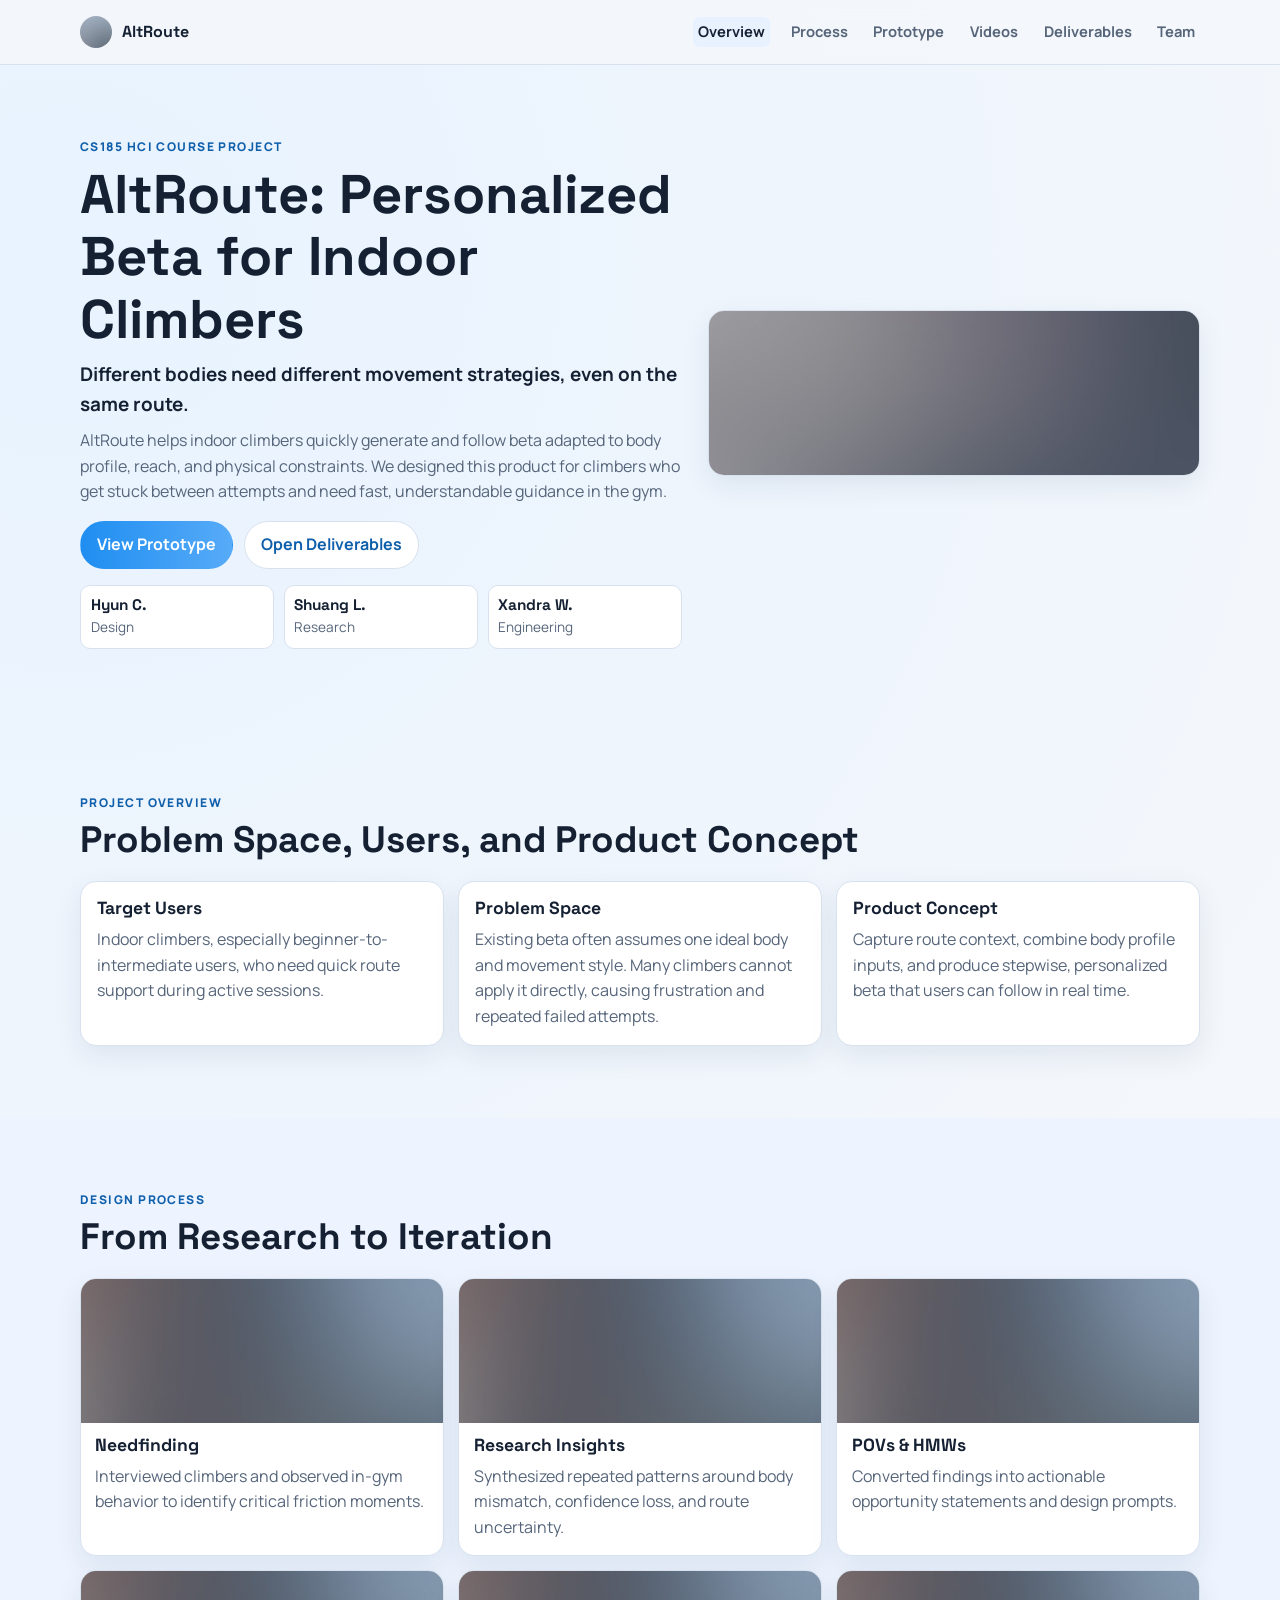
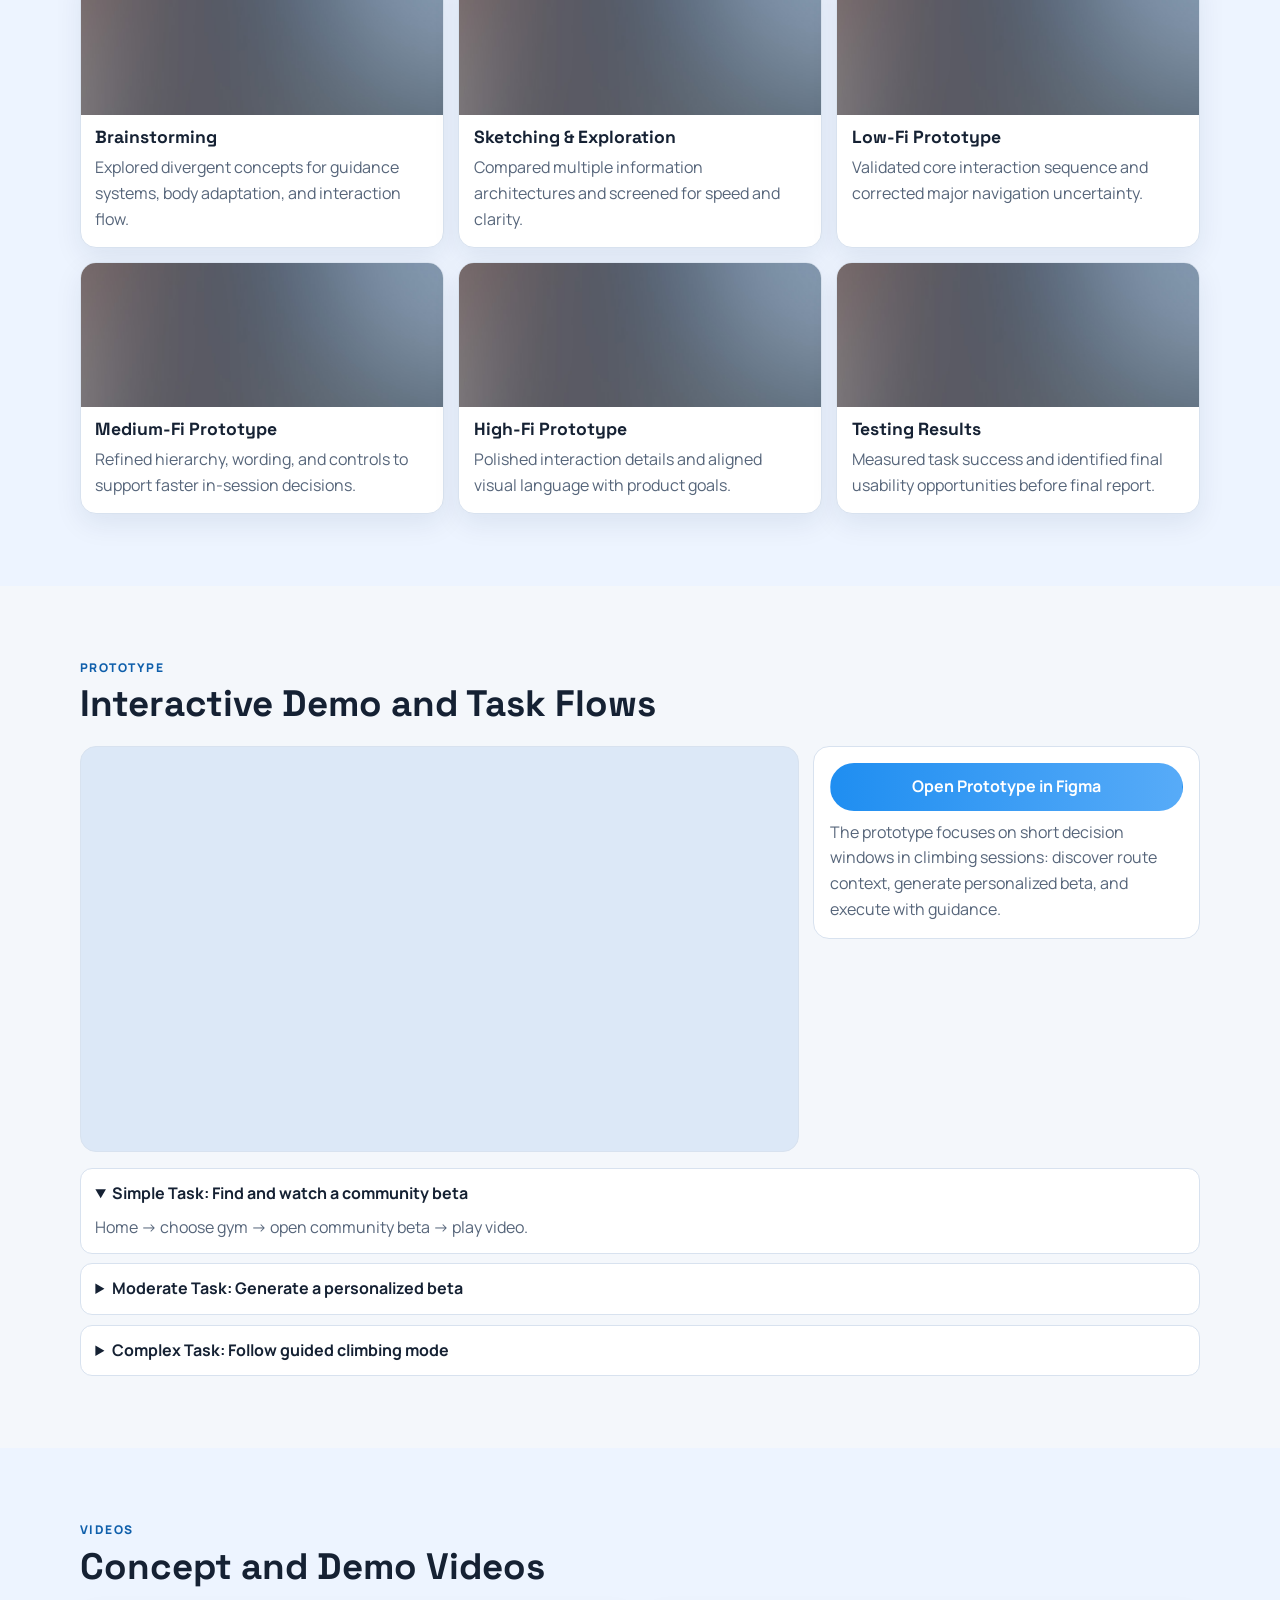
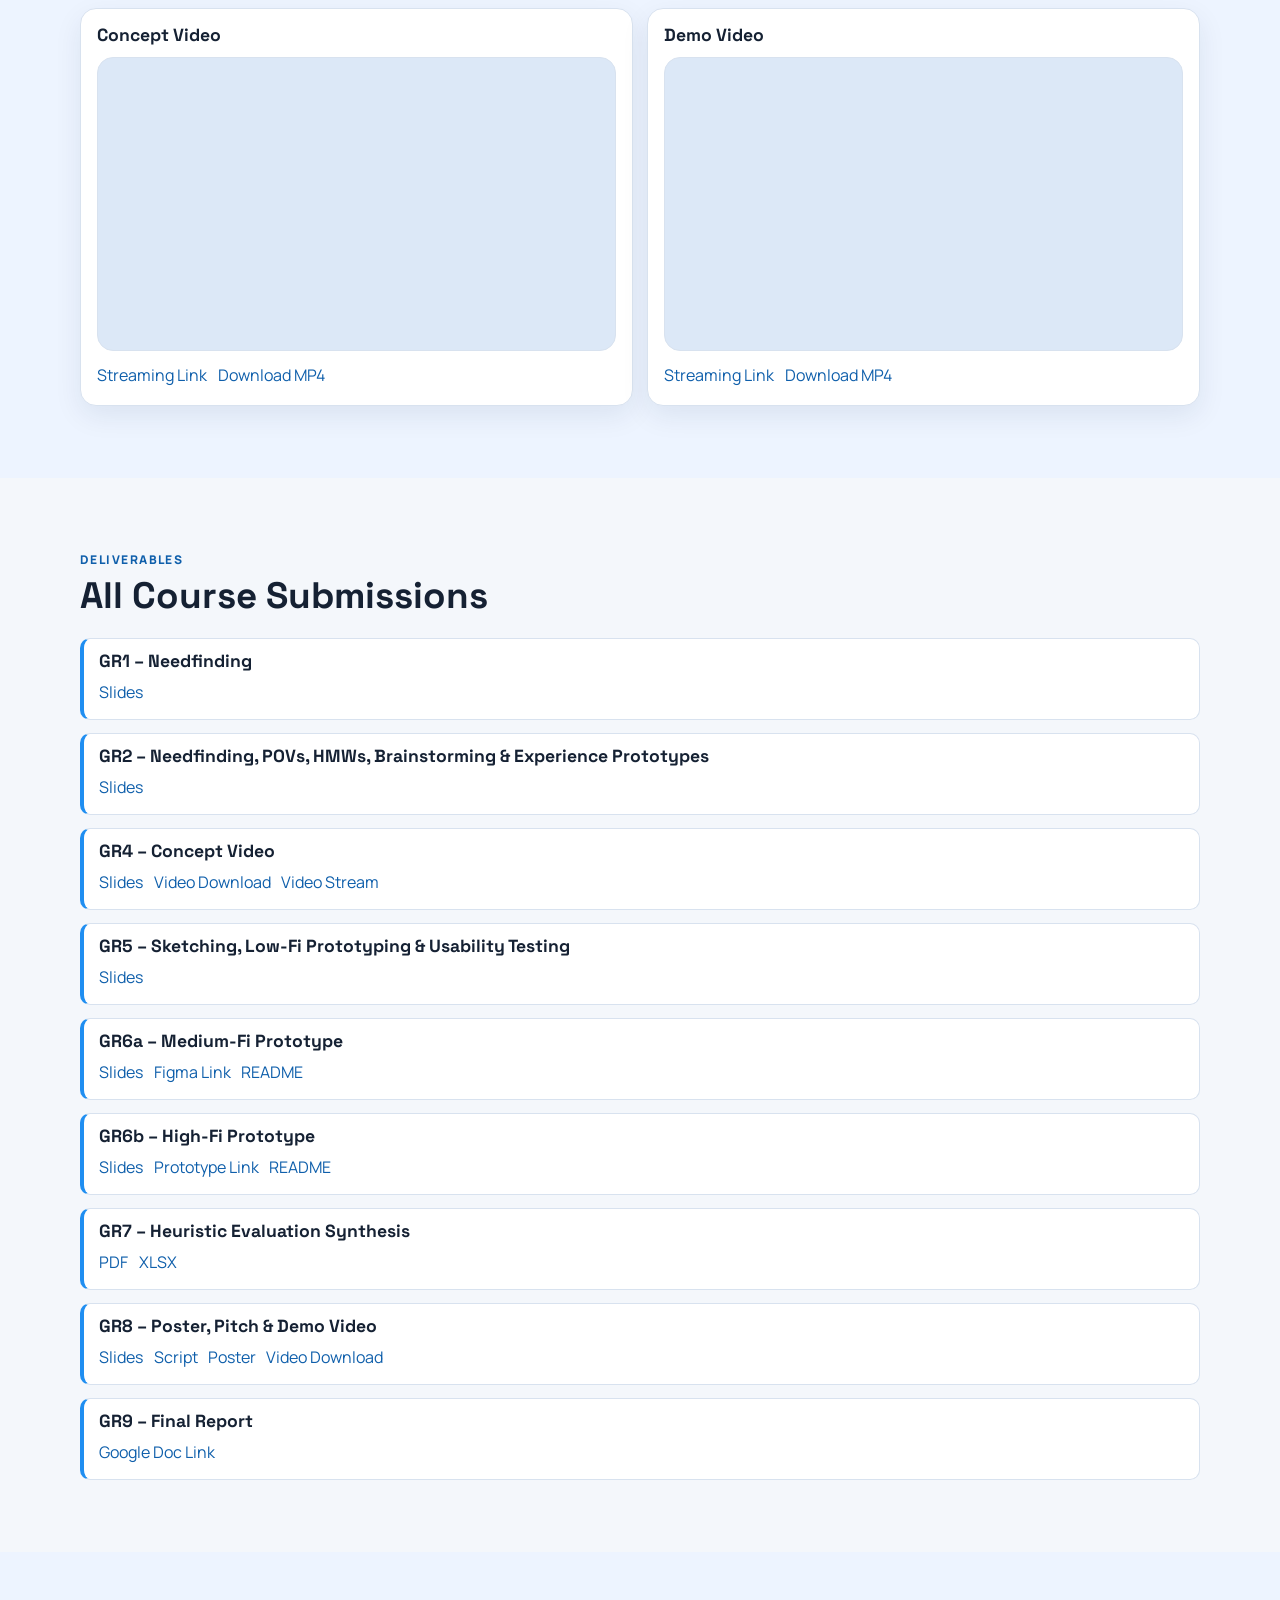
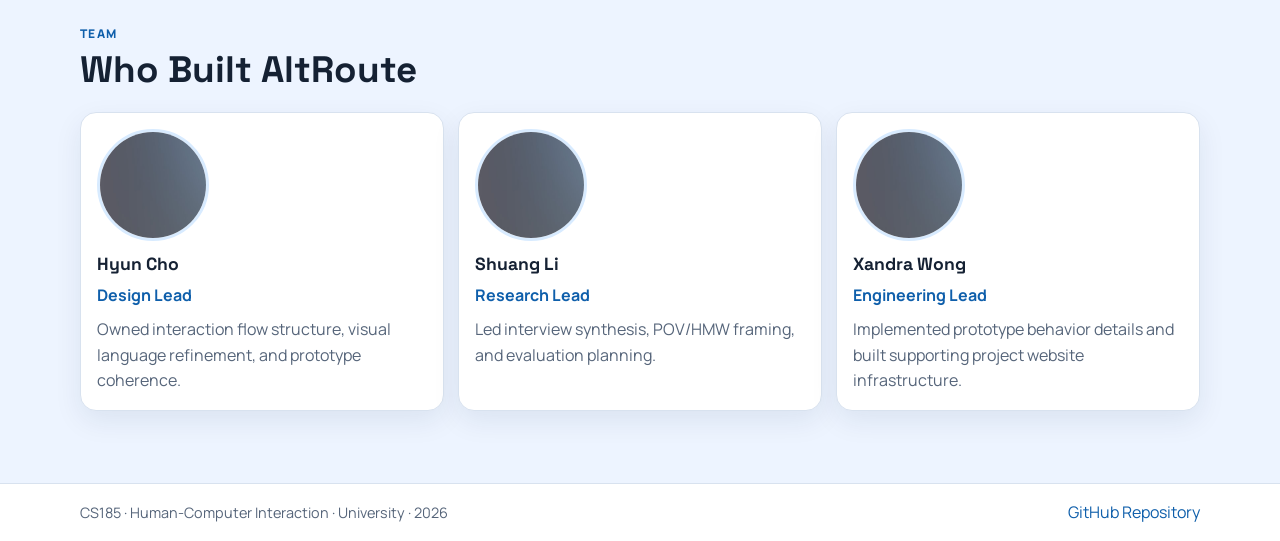
<file: project-website/index.html>
<!doctype html>
<html lang="en">
  <head>
    <meta charset="UTF-8" />
    <meta name="viewport" content="width=device-width, initial-scale=1.0" />
    <meta
      name="description"
      content="AltRoute is an HCI course project website documenting research, design process, prototypes, and evaluation results."
    />
    <title>AltRoute | CS185 HCI Project</title>
    <link rel="preconnect" href="https://fonts.googleapis.com" />
    <link rel="preconnect" href="https://fonts.gstatic.com" crossorigin />
    <link
      href="https://fonts.googleapis.com/css2?family=Manrope:wght@400;500;700;800&family=Space+Grotesk:wght@500;700&display=swap"
      rel="stylesheet"
    />
    <link rel="stylesheet" href="styles.css" />
  </head>
  <body>
    <a class="skip-link" href="#main-content">Skip to content</a>

    <header class="site-header" id="top">
      <div class="container nav-wrap">
        <a class="brand" href="#top" aria-label="AltRoute home">
          <img src="assets/logo.png" alt="AltRoute logo" />
          <span>AltRoute</span>
        </a>

        <button class="menu-toggle" aria-label="Toggle menu" aria-expanded="false" aria-controls="site-nav">
          <span></span><span></span><span></span>
        </button>

        <nav id="site-nav" class="site-nav" aria-label="Primary">
          <a href="#overview">Overview</a>
          <a href="#process">Process</a>
          <a href="#prototype">Prototype</a>
          <a href="#videos">Videos</a>
          <a href="#deliverables">Deliverables</a>
          <a href="#team">Team</a>
        </nav>
      </div>
    </header>

    <main id="main-content">
      <section class="hero section">
        <div class="container hero-grid">
          <div>
            <p class="eyebrow">CS185 HCI COURSE PROJECT</p>
            <h1>AltRoute: Personalized Beta for Indoor Climbers</h1>
            <p class="value-prop">
              Different bodies need different movement strategies, even on the same route.
            </p>
            <p>
              AltRoute helps indoor climbers quickly generate and follow beta adapted to body profile,
              reach, and physical constraints. We designed this product for climbers who get stuck between
              attempts and need fast, understandable guidance in the gym.
            </p>
            <div class="hero-actions">
              <a class="btn btn-primary" href="#prototype">View Prototype</a>
              <a class="btn" href="#deliverables">Open Deliverables</a>
            </div>

            <div class="team-inline" aria-label="Project team members">
              <article>
                <h3>Hyun C.</h3>
                <p>Design</p>
              </article>
              <article>
                <h3>Shuang L.</h3>
                <p>Research</p>
              </article>
              <article>
                <h3>Xandra W.</h3>
                <p>Engineering</p>
              </article>
            </div>
          </div>
          <div class="hero-visual">
            <img src="assets/hero.png" alt="Hero illustration for AltRoute project" />
          </div>
        </div>
      </section>

      <section id="overview" class="section">
        <div class="container">
          <div class="section-head">
            <p class="eyebrow">Project Overview</p>
            <h2>Problem Space, Users, and Product Concept</h2>
          </div>
          <div class="cards three">
            <article class="card">
              <h3>Target Users</h3>
              <p>
                Indoor climbers, especially beginner-to-intermediate users, who need quick route support
                during active sessions.
              </p>
            </article>
            <article class="card">
              <h3>Problem Space</h3>
              <p>
                Existing beta often assumes one ideal body and movement style. Many climbers cannot apply it
                directly, causing frustration and repeated failed attempts.
              </p>
            </article>
            <article class="card">
              <h3>Product Concept</h3>
              <p>
                Capture route context, combine body profile inputs, and produce stepwise, personalized beta
                that users can follow in real time.
              </p>
            </article>
          </div>
        </div>
      </section>

      <section id="process" class="section tint">
        <div class="container">
          <div class="section-head">
            <p class="eyebrow">Design Process</p>
            <h2>From Research to Iteration</h2>
          </div>

          <div class="process-grid">
            <article class="process-step">
              <img src="assets/placeholder-image.png" alt="Needfinding placeholder" />
              <h3>Needfinding</h3>
              <p>Interviewed climbers and observed in-gym behavior to identify critical friction moments.</p>
            </article>
            <article class="process-step">
              <img src="assets/placeholder-image.png" alt="Research insights placeholder" />
              <h3>Research Insights</h3>
              <p>Synthesized repeated patterns around body mismatch, confidence loss, and route uncertainty.</p>
            </article>
            <article class="process-step">
              <img src="assets/placeholder-image.png" alt="POV and HMW placeholder" />
              <h3>POVs &amp; HMWs</h3>
              <p>Converted findings into actionable opportunity statements and design prompts.</p>
            </article>
            <article class="process-step">
              <img src="assets/placeholder-image.png" alt="Brainstorming placeholder" />
              <h3>Brainstorming</h3>
              <p>Explored divergent concepts for guidance systems, body adaptation, and interaction flow.</p>
            </article>
            <article class="process-step">
              <img src="assets/placeholder-image.png" alt="Sketching placeholder" />
              <h3>Sketching &amp; Exploration</h3>
              <p>Compared multiple information architectures and screened for speed and clarity.</p>
            </article>
            <article class="process-step">
              <img src="assets/placeholder-image.png" alt="Low-fi prototyping placeholder" />
              <h3>Low-Fi Prototype</h3>
              <p>Validated core interaction sequence and corrected major navigation uncertainty.</p>
            </article>
            <article class="process-step">
              <img src="assets/placeholder-image.png" alt="Medium-fi prototyping placeholder" />
              <h3>Medium-Fi Prototype</h3>
              <p>Refined hierarchy, wording, and controls to support faster in-session decisions.</p>
            </article>
            <article class="process-step">
              <img src="assets/placeholder-image.png" alt="High-fi prototyping placeholder" />
              <h3>High-Fi Prototype</h3>
              <p>Polished interaction details and aligned visual language with product goals.</p>
            </article>
            <article class="process-step">
              <img src="assets/placeholder-image.png" alt="Testing results placeholder" />
              <h3>Testing Results</h3>
              <p>Measured task success and identified final usability opportunities before final report.</p>
            </article>
          </div>
        </div>
      </section>

      <section id="prototype" class="section">
        <div class="container">
          <div class="section-head">
            <p class="eyebrow">Prototype</p>
            <h2>Interactive Demo and Task Flows</h2>
          </div>

          <div class="prototype-layout">
            <div class="embed-shell">
              <iframe
                title="AltRoute Figma prototype"
                src="https://www.figma.com/embed?embed_host=share&url=https://www.figma.com/proto/mm2RdzlnWcByrynOd0TpXq/AltRoute?node-id=0-1&t=cCM0v3kg4W2yWc03-1"
                allowfullscreen
              ></iframe>
            </div>
            <div class="prototype-side">
              <a
                class="btn btn-primary full"
                href="https://www.figma.com/proto/mm2RdzlnWcByrynOd0TpXq/AltRoute?node-id=0-1&t=cCM0v3kg4W2yWc03-1"
                target="_blank"
                rel="noopener"
                >Open Prototype in Figma</a
              >
              <p>
                The prototype focuses on short decision windows in climbing sessions: discover route context,
                generate personalized beta, and execute with guidance.
              </p>
            </div>
          </div>

          <div class="task-grid">
            <details open>
              <summary>Simple Task: Find and watch a community beta</summary>
              <p>Home → choose gym → open community beta → play video.</p>
            </details>
            <details>
              <summary>Moderate Task: Generate a personalized beta</summary>
              <p>Capture/upload route → select holds → input body data → generate beta.</p>
            </details>
            <details>
              <summary>Complex Task: Follow guided climbing mode</summary>
              <p>Start guided mode → navigate steps with previous/next → exit session safely.</p>
            </details>
          </div>
        </div>
      </section>

      <section id="videos" class="section tint">
        <div class="container">
          <div class="section-head">
            <p class="eyebrow">Videos</p>
            <h2>Concept and Demo Videos</h2>
          </div>

          <div class="cards two">
            <article class="card video-card">
              <h3>Concept Video</h3>
              <div class="embed-shell">
                <iframe
                  title="Concept Video"
                  src="https://www.youtube.com/embed/RCPi7rZCIkg"
                  allow="accelerometer; autoplay; clipboard-write; encrypted-media; gyroscope; picture-in-picture; web-share"
                  allowfullscreen
                ></iframe>
              </div>
              <div class="link-row">
                <a href="https://www.youtube.com/watch?v=RCPi7rZCIkg" target="_blank" rel="noopener">Streaming Link</a>
                <a href="videos/concept-video.mp4" download>Download MP4</a>
              </div>
            </article>

            <article class="card video-card">
              <h3>Demo Video</h3>
              <div class="embed-shell">
                <iframe
                  title="Demo Video Placeholder"
                  src="https://www.youtube.com/embed/dQw4w9WgXcQ"
                  allow="accelerometer; autoplay; clipboard-write; encrypted-media; gyroscope; picture-in-picture; web-share"
                  allowfullscreen
                ></iframe>
              </div>
              <div class="link-row">
                <a href="https://youtu.be/dQw4w9WgXcQ" target="_blank" rel="noopener">Streaming Link</a>
                <a href="videos/demo-video.mp4" download>Download MP4</a>
              </div>
            </article>
          </div>
        </div>
      </section>

      <section id="deliverables" class="section">
        <div class="container">
          <div class="section-head">
            <p class="eyebrow">Deliverables</p>
            <h2>All Course Submissions</h2>
          </div>

          <div class="deliverables-list">
            <article>
              <h3>GR1 – Needfinding</h3>
              <p><a href="deliverables/gr1-needfinding-slides-link.txt">Slides</a></p>
            </article>
            <article>
              <h3>GR2 – Needfinding, POVs, HMWs, Brainstorming &amp; Experience Prototypes</h3>
              <p><a href="deliverables/gr2-needfinding-pov-hmw-slides-link.txt">Slides</a></p>
            </article>
            <article>
              <h3>GR4 – Concept Video</h3>
              <p>
                <a href="deliverables/gr4-concept-slides-link.txt">Slides</a>
                <a href="videos/concept-video.mp4" download>Video Download</a>
                <a href="https://www.youtube.com/watch?v=RCPi7rZCIkg" target="_blank" rel="noopener">Video Stream</a>
              </p>
            </article>
            <article>
              <h3>GR5 – Sketching, Low-Fi Prototyping &amp; Usability Testing</h3>
              <p><a href="deliverables/gr5-sketching-lowfi-testing-slides-link.txt">Slides</a></p>
            </article>
            <article>
              <h3>GR6a – Medium-Fi Prototype</h3>
              <p>
                <a href="deliverables/gr6a-mediumfi-slides-link.txt">Slides</a>
                <a href="https://www.figma.com/proto/mm2RdzlnWcByrynOd0TpXq/AltRoute?node-id=0-1&t=cCM0v3kg4W2yWc03-1" target="_blank" rel="noopener">Figma Link</a>
                <a href="deliverables/gr6a-readme-link.txt">README</a>
              </p>
            </article>
            <article>
              <h3>GR6b – High-Fi Prototype</h3>
              <p>
                <a href="deliverables/gr6b-highfi-slides-link.txt">Slides</a>
                <a href="deliverables/gr6b-prototype-link.txt">Prototype Link</a>
                <a href="deliverables/gr6b-readme-link.txt">README</a>
              </p>
            </article>
            <article>
              <h3>GR7 – Heuristic Evaluation Synthesis</h3>
              <p>
                <a href="deliverables/gr7-heuristic-eval.pdf">PDF</a>
                <a href="deliverables/gr7-heuristic-eval.xlsx">XLSX</a>
              </p>
            </article>
            <article>
              <h3>GR8 – Poster, Pitch &amp; Demo Video</h3>
              <p>
                <a href="deliverables/gr8-slides-link.txt">Slides</a>
                <a href="deliverables/gr8-script.pdf">Script</a>
                <a href="deliverables/gr8-poster.pdf">Poster</a>
                <a href="videos/demo-video.mp4" download>Video Download</a>
              </p>
            </article>
            <article>
              <h3>GR9 – Final Report</h3>
              <p><a href="deliverables/gr9-final-report-link.txt">Google Doc Link</a></p>
            </article>
          </div>
        </div>
      </section>

      <section id="team" class="section tint">
        <div class="container">
          <div class="section-head">
            <p class="eyebrow">Team</p>
            <h2>Who Built AltRoute</h2>
          </div>

          <div class="cards three">
            <article class="card team-card">
              <img src="assets/placeholder-image.png" alt="Portrait placeholder for Hyun C." />
              <h3>Hyun Cho</h3>
              <p class="role">Design Lead</p>
              <p>Owned interaction flow structure, visual language refinement, and prototype coherence.</p>
            </article>
            <article class="card team-card">
              <img src="assets/placeholder-image.png" alt="Portrait placeholder for Shuang L." />
              <h3>Shuang Li</h3>
              <p class="role">Research Lead</p>
              <p>Led interview synthesis, POV/HMW framing, and evaluation planning.</p>
            </article>
            <article class="card team-card">
              <img src="assets/placeholder-image.png" alt="Portrait placeholder for Xandra W." />
              <h3>Xandra Wong</h3>
              <p class="role">Engineering Lead</p>
              <p>Implemented prototype behavior details and built supporting project website infrastructure.</p>
            </article>
          </div>
        </div>
      </section>
    </main>

    <footer class="site-footer">
      <div class="container footer-grid">
        <p>CS185 · Human-Computer Interaction · University · 2026</p>
        <a href="https://github.com/your-org/your-repo" target="_blank" rel="noopener">GitHub Repository</a>
      </div>
    </footer>

    <script src="script.js"></script>
  </body>
</html>
</file>
<file: project-website/styles.css>
:root {
  --bg: #f4f7fb;
  --surface: #ffffff;
  --surface-tint: #edf4ff;
  --text: #152133;
  --muted: #56657a;
  --line: #d8e2ef;
  --primary: #1f8ef1;
  --primary-deep: #0f5fab;
  --radius: 16px;
  --shadow: 0 10px 28px rgba(17, 43, 75, 0.08);
}

* {
  box-sizing: border-box;
}

html,
body {
  margin: 0;
  padding: 0;
  scroll-behavior: smooth;
}

body {
  font-family: "Manrope", sans-serif;
  background: radial-gradient(circle at 5% 5%, #e8f3ff, transparent 28%), var(--bg);
  color: var(--text);
  line-height: 1.6;
}

img {
  max-width: 100%;
  display: block;
}

a {
  color: var(--primary-deep);
  text-decoration: none;
}

a:hover,
a:focus-visible {
  text-decoration: underline;
}

.skip-link {
  position: absolute;
  left: -9999px;
  top: 0;
}

.skip-link:focus {
  left: 1rem;
  top: 1rem;
  background: #fff;
  border: 1px solid var(--line);
  padding: 0.5rem 0.75rem;
  z-index: 1000;
}

.container {
  width: min(1120px, 92vw);
  margin: 0 auto;
}

.section {
  padding: 4.5rem 0;
}

.tint {
  background: var(--surface-tint);
}

.section-head {
  margin-bottom: 1.25rem;
}

.eyebrow {
  margin: 0 0 0.4rem;
  letter-spacing: 0.12em;
  text-transform: uppercase;
  font-size: 0.75rem;
  color: var(--primary-deep);
  font-weight: 800;
}

h1,
h2,
h3 {
  font-family: "Space Grotesk", sans-serif;
  line-height: 1.15;
  margin: 0;
}

h1 {
  font-size: clamp(2rem, 5vw, 3.4rem);
}

h2 {
  font-size: clamp(1.5rem, 3.4vw, 2.3rem);
}

h3 {
  font-size: 1.1rem;
}

p {
  margin: 0.55rem 0 0;
  color: var(--muted);
}

.site-header {
  position: sticky;
  top: 0;
  z-index: 100;
  background: rgba(244, 247, 251, 0.88);
  backdrop-filter: blur(8px);
  border-bottom: 1px solid var(--line);
}

.nav-wrap {
  display: flex;
  justify-content: space-between;
  align-items: center;
  min-height: 4rem;
}

.brand {
  display: inline-flex;
  align-items: center;
  gap: 0.6rem;
  color: var(--text);
  font-family: "Space Grotesk", sans-serif;
  font-weight: 700;
}

.brand img {
  width: 2rem;
  height: 2rem;
  object-fit: cover;
  border-radius: 50%;
}

.site-nav {
  display: flex;
  gap: 1rem;
}

.site-nav a {
  color: var(--muted);
  font-weight: 700;
  font-size: 0.92rem;
  padding: 0.2rem 0.3rem;
  border-radius: 6px;
}

.site-nav a.active,
.site-nav a:hover {
  color: var(--text);
  background: #e8f2ff;
  text-decoration: none;
}

.menu-toggle {
  display: none;
  background: transparent;
  border: 0;
  width: 2.5rem;
  height: 2.5rem;
  padding: 0.35rem;
}

.menu-toggle span {
  display: block;
  height: 2px;
  margin: 5px 0;
  background: var(--text);
}

.hero-grid {
  display: grid;
  grid-template-columns: 1.1fr 0.9fr;
  gap: 1.6rem;
  align-items: center;
}

.value-prop {
  font-size: 1.18rem;
  color: var(--text);
  font-weight: 700;
}

.hero-actions {
  display: flex;
  gap: 0.7rem;
  margin-top: 1rem;
  flex-wrap: wrap;
}

.btn {
  display: inline-block;
  border: 1px solid var(--line);
  background: #fff;
  border-radius: 999px;
  padding: 0.65rem 1rem;
  font-weight: 700;
}

.btn-primary {
  background: linear-gradient(90deg, var(--primary), #57abf8);
  border-color: transparent;
  color: #fff;
}

.btn.full {
  width: 100%;
  text-align: center;
}

.team-inline {
  display: grid;
  grid-template-columns: repeat(3, minmax(0, 1fr));
  gap: 0.6rem;
  margin-top: 1rem;
}

.team-inline article {
  border: 1px solid var(--line);
  border-radius: 10px;
  padding: 0.6rem;
  background: #fff;
}

.team-inline h3 {
  font-size: 0.96rem;
}

.team-inline p {
  margin-top: 0.2rem;
  font-size: 0.85rem;
}

.hero-visual {
  border: 1px solid var(--line);
  border-radius: var(--radius);
  overflow: hidden;
  background: #fff;
  box-shadow: var(--shadow);
}

.cards {
  display: grid;
  gap: 0.9rem;
}

.cards.three {
  grid-template-columns: repeat(3, minmax(0, 1fr));
}

.cards.two {
  grid-template-columns: repeat(2, minmax(0, 1fr));
}

.card {
  background: var(--surface);
  border: 1px solid var(--line);
  border-radius: var(--radius);
  box-shadow: var(--shadow);
  padding: 1rem;
}

.process-grid {
  display: grid;
  grid-template-columns: repeat(3, minmax(0, 1fr));
  gap: 0.9rem;
}

.process-step {
  border: 1px solid var(--line);
  border-radius: var(--radius);
  background: #fff;
  overflow: hidden;
  box-shadow: var(--shadow);
}

.process-step img {
  width: 100%;
  height: 9rem;
  object-fit: cover;
}

.process-step h3,
.process-step p {
  padding: 0 0.9rem;
}

.process-step h3 {
  margin-top: 0.75rem;
}

.process-step p {
  margin: 0.5rem 0 0.9rem;
}

.prototype-layout {
  display: grid;
  grid-template-columns: 1.3fr 0.7fr;
  gap: 0.9rem;
  align-items: start;
}

.embed-shell {
  position: relative;
  width: 100%;
  height: 0;
  padding-top: 56.25%;
  border: 1px solid var(--line);
  border-radius: var(--radius);
  overflow: hidden;
  background: #dce8f7;
}

.embed-shell iframe {
  position: absolute;
  inset: 0;
  width: 100%;
  height: 100%;
  border: 0;
}

.prototype-side {
  background: #fff;
  border: 1px solid var(--line);
  border-radius: var(--radius);
  padding: 1rem;
}

.task-grid {
  margin-top: 1rem;
  display: grid;
  gap: 0.6rem;
}

details {
  border: 1px solid var(--line);
  border-radius: 12px;
  background: #fff;
  padding: 0.75rem 0.9rem;
}

summary {
  cursor: pointer;
  font-weight: 700;
  color: var(--text);
}

.video-card .embed-shell {
  margin-top: 0.75rem;
}

.link-row {
  margin-top: 0.75rem;
  display: flex;
  flex-wrap: wrap;
  gap: 0.7rem;
}

.deliverables-list {
  display: grid;
  gap: 0.8rem;
}

.deliverables-list article {
  border: 1px solid var(--line);
  border-left: 4px solid var(--primary);
  border-radius: 10px;
  background: #fff;
  padding: 0.8rem 0.95rem;
}

.deliverables-list p {
  display: flex;
  flex-wrap: wrap;
  gap: 0.65rem;
}

.team-card img {
  width: 7rem;
  height: 7rem;
  object-fit: cover;
  border-radius: 50%;
  border: 3px solid #d8ebff;
  margin-bottom: 0.8rem;
}

.team-card .role {
  color: var(--primary-deep);
  font-weight: 700;
}

.site-footer {
  border-top: 1px solid var(--line);
  background: #fff;
  padding: 1rem 0;
}

.footer-grid {
  display: flex;
  justify-content: space-between;
  gap: 0.8rem;
  align-items: center;
}

.site-footer p {
  margin: 0;
  font-size: 0.9rem;
}

.reveal {
  opacity: 0;
  transform: translateY(18px);
  transition: opacity 360ms ease, transform 360ms ease;
}

.reveal.in {
  opacity: 1;
  transform: translateY(0);
}

@media (max-width: 980px) {
  .hero-grid,
  .prototype-layout,
  .cards.three,
  .cards.two,
  .process-grid {
    grid-template-columns: 1fr;
  }

  .team-inline {
    grid-template-columns: 1fr;
  }
}

@media (max-width: 760px) {
  .menu-toggle {
    display: inline-block;
  }

  .site-nav {
    position: absolute;
    top: 4rem;
    left: 0;
    right: 0;
    border-bottom: 1px solid var(--line);
    background: #f6f9fe;
    padding: 0.6rem 4vw;
    display: none;
    flex-direction: column;
  }

  .site-nav.open {
    display: flex;
  }

  .footer-grid {
    flex-direction: column;
    align-items: flex-start;
  }
}
</file>
